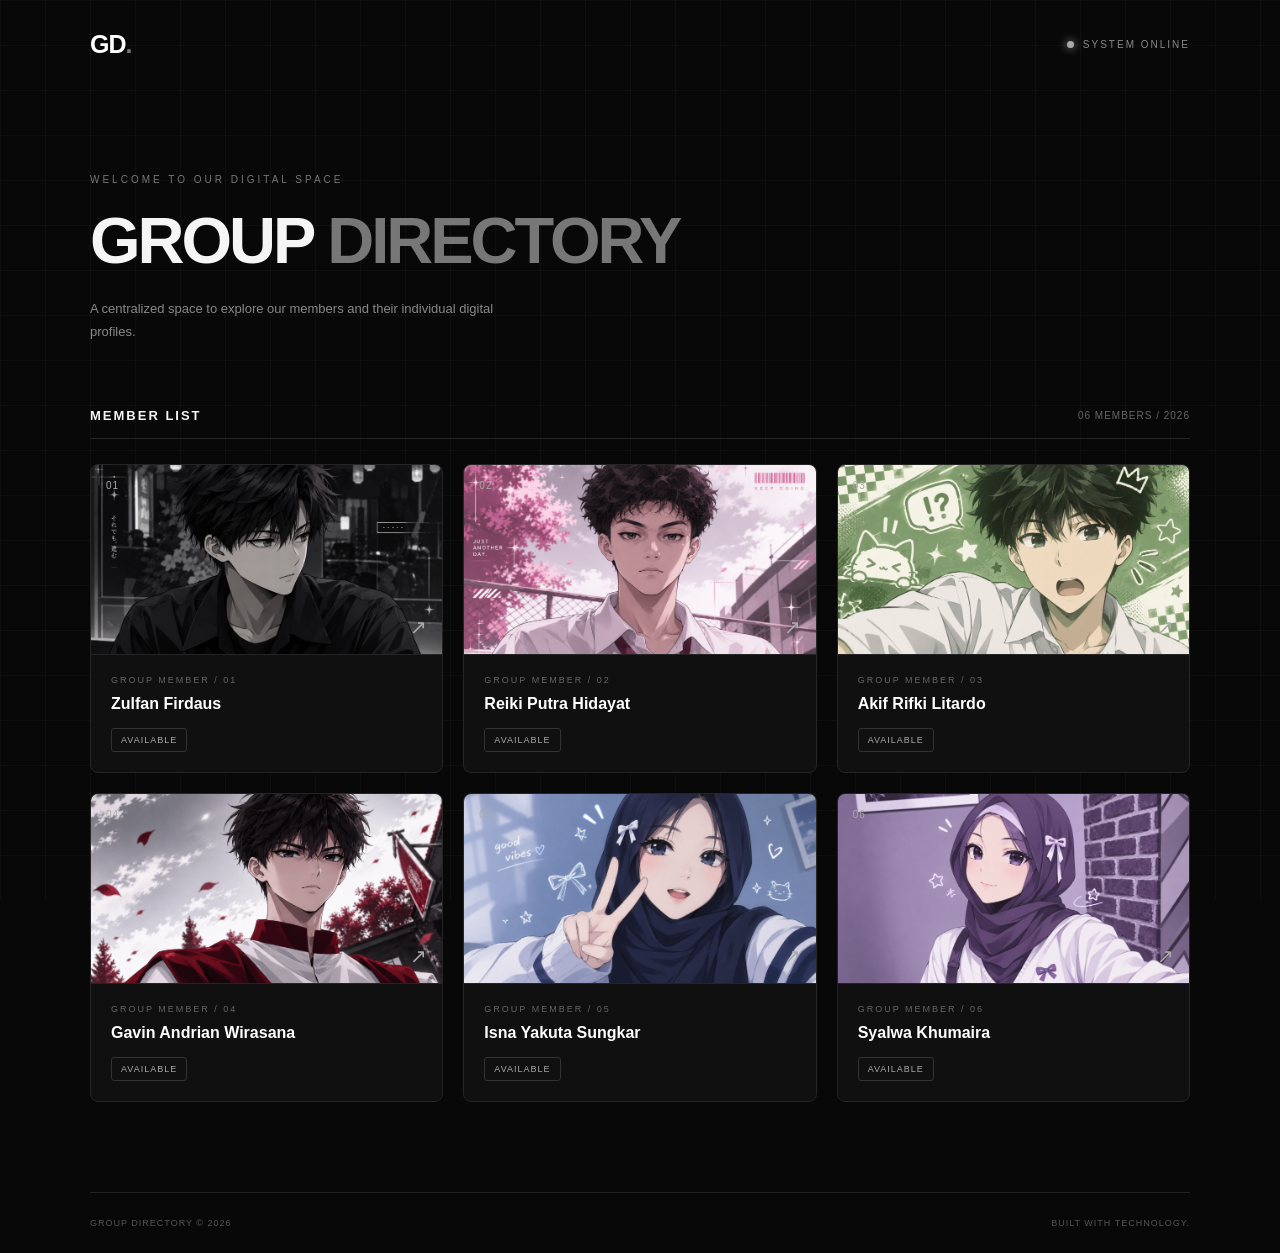
<file: index.html>
<!DOCTYPE html>
<html lang="id">
<head>
    <meta charset="UTF-8">
    <meta name="viewport" content="width=device-width, initial-scale=1.0">
    <title>Group Directory | Members</title>
    <link rel="stylesheet" href="main.css">
</head>
<body>

    <div class="background-grid"></div>

    <main class="container">

        <header class="header">
            <a href="index.html" class="logo">GD<span>.</span></a>

            <div class="system-status">
                <span class="status-dot"></span>
                SYSTEM ONLINE
            </div>
        </header>

        <section class="intro">
            <p class="subtitle">WELCOME TO OUR DIGITAL SPACE</p>

            <h1>GROUP <span>DIRECTORY</span></h1>

            <p class="description">
                A centralized space to explore our members and their
                individual digital profiles.
            </p>
        </section>

        <section class="member-section">

            <div class="section-heading">
                <h2>MEMBER LIST</h2>
                <span>06 MEMBERS / 2026</span>
            </div>

            <div class="member-grid">

                <!-- MEMBER 01 -->
                <a href="login.html?member=zulfan" class="member-card">
                    <div class="photo-container">
                        <img src="foto-zulfan-firdaus.jpg" alt="Zulfan Firdaus">
                        <span class="member-number">01</span>
                        <span class="view-icon">↗</span>
                    </div>

                    <div class="member-info">
                        <p class="member-role">GROUP MEMBER / 01</p>
                        <h3>Zulfan Firdaus</h3>
                        <span class="member-status">AVAILABLE</span>
                    </div>
                </a>

                <!-- MEMBER 02 -->
                <a href="login.html?member=reiki" class="member-card">
                    <div class="photo-container">
                        <img src="foto-reiki-putra-hidayat.jpg" alt="Reiki Putra Hidayat">
                        <span class="member-number">02</span>
                        <span class="view-icon">↗</span>
                    </div>

                    <div class="member-info">
                        <p class="member-role">GROUP MEMBER / 02</p>
                        <h3>Reiki Putra Hidayat</h3>
                        <span class="member-status">AVAILABLE</span>
                    </div>
                </a>

                <!-- MEMBER 03 -->
                <a href="login.html?member=akif" class="member-card">
                    <div class="photo-container">
                        <img src="foto-akif-rifki-litardo.jpg" alt="Akif Rifki Litardo">
                        <span class="member-number">03</span>
                        <span class="view-icon">↗</span>
                    </div>

                    <div class="member-info">
                        <p class="member-role">GROUP MEMBER / 03</p>
                        <h3>Akif Rifki Litardo</h3>
                        <span class="member-status">AVAILABLE</span>
                    </div>
                </a>

                <!-- MEMBER 04 -->
                <a href="login.html?member=gavin" class="member-card">
                    <div class="photo-container">
                        <img src="foto-gavin-andrian-wirasana.jpg" alt="Gavin Andrian Wirasana">
                        <span class="member-number">04</span>
                        <span class="view-icon">↗</span>
                    </div>

                    <div class="member-info">
                        <p class="member-role">GROUP MEMBER / 04</p>
                        <h3>Gavin Andrian Wirasana</h3>
                        <span class="member-status">AVAILABLE</span>
                    </div>
                </a>

                <!-- MEMBER 05 -->
                <a href="login.html?member=isna" class="member-card">
                    <div class="photo-container">
                        <img src="foto-isna-yakuta-sungkar.jpg" alt="Isna Yakuta Sungkar">
                        <span class="member-number">05</span>
                        <span class="view-icon">↗</span>
                    </div>

                    <div class="member-info">
                        <p class="member-role">GROUP MEMBER / 05</p>
                        <h3>Isna Yakuta Sungkar</h3>
                        <span class="member-status">AVAILABLE</span>
                    </div>
                </a>

                <!-- MEMBER 06 -->
                <a href="login.html?member=syalwa" class="member-card">
                    <div class="photo-container">
                        <img src="foto-syalwa-khumaira.jpg" alt="Syalwa Khumaira">
                        <span class="member-number">06</span>
                        <span class="view-icon">↗</span>
                    </div>

                    <div class="member-info">
                        <p class="member-role">GROUP MEMBER / 06</p>
                        <h3>Syalwa Khumaira</h3>
                        <span class="member-status">AVAILABLE</span>
                    </div>
                </a>

            </div>
        </section>

        <footer>
            <span>GROUP DIRECTORY © 2026</span>
            <span>BUILT WITH TECHNOLOGY.</span>
        </footer>

    </main>

</body>
</html>
</file>
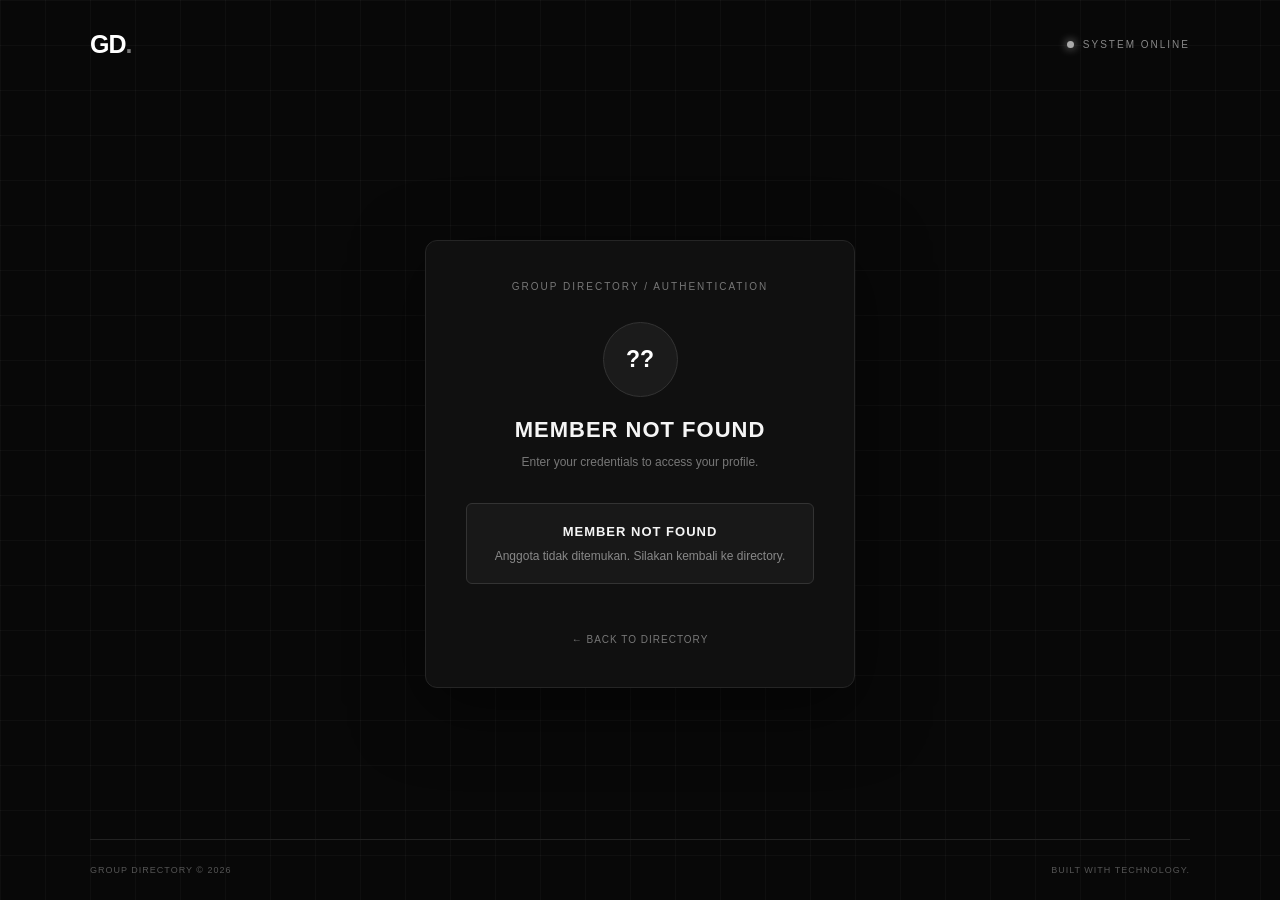
<file: login.html>
<!DOCTYPE html>
<html lang="id">
<head>
    <meta charset="UTF-8">
    <meta name="viewport" content="width=device-width, initial-scale=1.0">

    <title>Member Login | Group Directory</title>

    <link rel="stylesheet" href="style.css">
</head>

<body>

    <div class="background-grid"></div>

    <main class="container">

        <header class="header">

            <a href="index.html" class="logo">
                GD<span>.</span>
            </a>

            <div class="system-status">
                <span class="status-dot"></span>
                SYSTEM ONLINE
            </div>

        </header>

        <section class="login-section">

            <div class="login-card">

                <p class="subtitle">
                    GROUP DIRECTORY / AUTHENTICATION
                </p>

                <div class="avatar" id="initial">--</div>

                <h1 id="memberName">MEMBER LOGIN</h1>

                <p class="description">
                    Enter your credentials to access your profile.
                </p>

                <div id="unavailable" hidden>
                    <h3>ACCOUNT NOT AVAILABLE</h3>
                    <p>Data akun anggota ini belum tersedia.</p>
                </div>

                <form id="loginForm">

                    <div class="input-group">
                        <label for="username">USERNAME</label>
                        <input
                            type="text"
                            id="username"
                            placeholder="Enter username"
                            required
                        >
                    </div>

                    <div class="input-group">
                        <label for="password">PASSWORD</label>
                        <input
                            type="password"
                            id="password"
                            placeholder="Enter password"
                            required
                        >
                    </div>

                    <button type="submit">
                        ACCESS PROFILE →
                    </button>

                    <p id="message"></p>

                </form>

                <a href="index.html" class="back-link">
                    ← BACK TO DIRECTORY
                </a>

            </div>

        </section>

        <footer>
            <span>GROUP DIRECTORY © 2026</span>
            <span>BUILT WITH TECHNOLOGY.</span>
        </footer>

    </main>

    <script src="script.js"></script>

</body>
</html>
</file>
<file: main.css>
* {
    margin: 0;
    padding: 0;
    box-sizing: border-box;
}

body {
    min-height: 100vh;
    background: #080808;
    color: #f5f5f5;
    font-family: Arial, Helvetica, sans-serif;
}

.background-grid {
    position: fixed;
    inset: 0;
    z-index: -1;

    background-image:
        linear-gradient(#ffffff08 1px, transparent 1px),
        linear-gradient(90deg, #ffffff08 1px, transparent 1px);

    background-size: 45px 45px;
}

.container {
    width: min(1100px, 90%);
    margin: auto;
}

.header {
    display: flex;
    justify-content: space-between;
    align-items: center;
    padding: 30px 0;
}

.logo {
    color: white;
    font-size: 25px;
    font-weight: 800;
    text-decoration: none;
    letter-spacing: -1px;
}

.logo span {
    color: #777;
}

.system-status {
    display: flex;
    align-items: center;
    gap: 9px;

    color: #888;
    font-size: 10px;
    letter-spacing: 2px;
}

.status-dot {
    width: 7px;
    height: 7px;
    background: #aaa;
    border-radius: 50%;
    box-shadow: 0 0 10px #aaa;
}

.intro {
    padding: 85px 0 65px;
    max-width: 650px;
}

.subtitle {
    color: #777;
    font-size: 10px;
    letter-spacing: 3px;
    margin-bottom: 20px;
}

.intro h1 {
    font-size: clamp(38px, 7vw, 65px);
    font-weight: 800;
    letter-spacing: -3px;
    line-height: 1.1;
}

.intro h1 span {
    color: #777;
}

.description {
    max-width: 450px;
    color: #888;
    font-size: 13px;
    line-height: 1.8;
    margin-top: 20px;
}

.member-section {
    padding-bottom: 90px;
}

.section-heading {
    display: flex;
    justify-content: space-between;
    align-items: center;
    margin-bottom: 25px;
    padding-bottom: 15px;
    border-bottom: 1px solid #252525;
}

.section-heading h2 {
    font-size: 13px;
    letter-spacing: 2px;
}

.section-heading span {
    color: #666;
    font-size: 10px;
    letter-spacing: 1px;
}

.member-grid {
    display: grid;
    grid-template-columns: repeat(3, 1fr);
    gap: 20px;
}

.member-card {
    display: block;
    overflow: hidden;

    background: #101010;
    border: 1px solid #252525;
    border-radius: 8px;

    text-decoration: none;
    color: white;

    transition: 0.3s;
}

.member-card:hover {
    border-color: #777;
    transform: translateY(-5px);
    background: #151515;
}

.photo-container {
    height: 190px;
    position: relative;
    overflow: hidden;

    background: #171717;
    border-bottom: 1px solid #252525;
}

.photo-container img {
    width: 100%;
    height: 100%;
    object-fit: cover;
    display: block;
    transition: 0.3s;
}

.member-card:hover .photo-container img {
    transform: scale(1.04);
}

.member-number {
    position: absolute;
    top: 15px;
    left: 15px;

    color: #aaa;
    font-size: 10px;
    letter-spacing: 1px;
}

.view-icon {
    position: absolute;
    right: 15px;
    bottom: 15px;

    color: #aaa;
    font-size: 20px;
}

.member-info {
    padding: 20px;
}

.member-role {
    color: #666;
    font-size: 9px;
    letter-spacing: 2px;
    margin-bottom: 10px;
}

.member-info h3 {
    font-size: 16px;
    font-weight: 600;
    margin-bottom: 15px;
}

.member-status {
    display: inline-block;

    color: #aaa;
    font-size: 9px;
    letter-spacing: 1px;

    padding: 6px 9px;
    border: 1px solid #333;
    border-radius: 3px;
}

footer {
    display: flex;
    justify-content: space-between;
    gap: 15px;

    padding: 25px 0;
    border-top: 1px solid #222;

    color: #555;
    font-size: 9px;
    letter-spacing: 1px;
}

@media (max-width: 800px) {
    .member-grid {
        grid-template-columns: repeat(2, 1fr);
    }

    .intro {
        padding: 65px 0 50px;
    }
}

@media (max-width: 500px) {
    .member-grid {
        grid-template-columns: 1fr;
    }

    .photo-container {
        height: 210px;
    }

    .intro h1 {
        letter-spacing: -2px;
    }

    .section-heading span {
        font-size: 8px;
    }

    footer {
        font-size: 8px;
    }
}
</file>
<file: style.css>
* {
    margin: 0;
    padding: 0;
    box-sizing: border-box;
}

body {
    min-height: 100vh;
    background: #080808;
    color: #f5f5f5;
    font-family: Arial, Helvetica, sans-serif;
}

.background-grid {
    position: fixed;
    inset: 0;
    z-index: -1;

    background-image:
        linear-gradient(#ffffff08 1px, transparent 1px),
        linear-gradient(90deg, #ffffff08 1px, transparent 1px);

    background-size: 45px 45px;
}

.container {
    width: min(1100px, 90%);
    min-height: 100vh;
    margin: auto;

    display: flex;
    flex-direction: column;
}

.header {
    display: flex;
    justify-content: space-between;
    align-items: center;
    padding: 30px 0;
}

.logo {
    color: #fff;
    font-size: 25px;
    font-weight: 800;
    text-decoration: none;
    letter-spacing: -1px;
}

.logo span {
    color: #777;
}

.system-status {
    display: flex;
    align-items: center;
    gap: 9px;

    color: #888;
    font-size: 10px;
    letter-spacing: 2px;
}

.status-dot {
    width: 7px;
    height: 7px;
    background: #aaa;
    border-radius: 50%;
    box-shadow: 0 0 10px #aaa;
}

.login-section {
    flex: 1;
    display: flex;
    justify-content: center;
    align-items: center;
    padding: 40px 0;
}

.login-card {
    width: 100%;
    max-width: 430px;
    padding: 40px;

    background: #101010;
    border: 1px solid #252525;
    border-radius: 12px;

    text-align: center;
    box-shadow: 0 20px 70px #0008;
}

.subtitle {
    color: #777;
    font-size: 10px;
    letter-spacing: 2px;
    margin-bottom: 30px;
}

.avatar {
    width: 75px;
    height: 75px;
    margin: 0 auto 20px;

    display: flex;
    justify-content: center;
    align-items: center;

    background: #1b1b1b;
    border: 1px solid #333;
    border-radius: 50%;

    color: #fff;
    font-size: 23px;
    font-weight: bold;
}

.login-card h1 {
    font-size: 22px;
    letter-spacing: 1px;
    margin-bottom: 10px;
}

.description {
    color: #777;
    font-size: 12px;
    margin-bottom: 30px;
    line-height: 1.6;
}

.input-group {
    text-align: left;
    margin-bottom: 20px;
}

.input-group label {
    display: block;
    color: #888;
    font-size: 10px;
    letter-spacing: 2px;
    margin-bottom: 9px;
}

.input-group input {
    width: 100%;
    padding: 14px;

    background: #080808;
    border: 1px solid #303030;
    border-radius: 6px;

    color: white;
    font-size: 13px;
    outline: none;

    transition: 0.3s;
}

.input-group input:focus {
    border-color: #888;
}

button {
    width: 100%;
    padding: 15px;

    background: #f5f5f5;
    border: none;
    border-radius: 6px;

    color: #080808;
    font-size: 11px;
    font-weight: bold;
    letter-spacing: 1px;

    cursor: pointer;
    transition: 0.3s;
}

button:hover {
    background: #ccc;
    transform: translateY(-2px);
}

#message {
    min-height: 18px;
    margin-top: 15px;
    color: #aaa;
    font-size: 11px;
}

#unavailable {
    padding: 20px;
    margin-bottom: 25px;

    background: #181818;
    border: 1px solid #333;
    border-radius: 6px;
}

#unavailable h3 {
    font-size: 13px;
    margin-bottom: 10px;
    letter-spacing: 1px;
}

#unavailable p {
    color: #888;
    font-size: 12px;
}

.back-link {
    display: inline-block;
    margin-top: 25px;

    color: #777;
    font-size: 10px;
    letter-spacing: 1px;
    text-decoration: none;

    transition: 0.3s;
}

.back-link:hover {
    color: white;
}

footer {
    display: flex;
    justify-content: space-between;
    gap: 15px;

    padding: 25px 0;
    border-top: 1px solid #222;

    color: #555;
    font-size: 9px;
    letter-spacing: 1px;
}

[hidden] {
    display: none !important;
}

@media (max-width: 500px) {
    .login-card {
        padding: 30px 22px;
    }

    .login-card h1 {
        font-size: 19px;
    }

    footer {
        font-size: 8px;
    }
}
</file>
